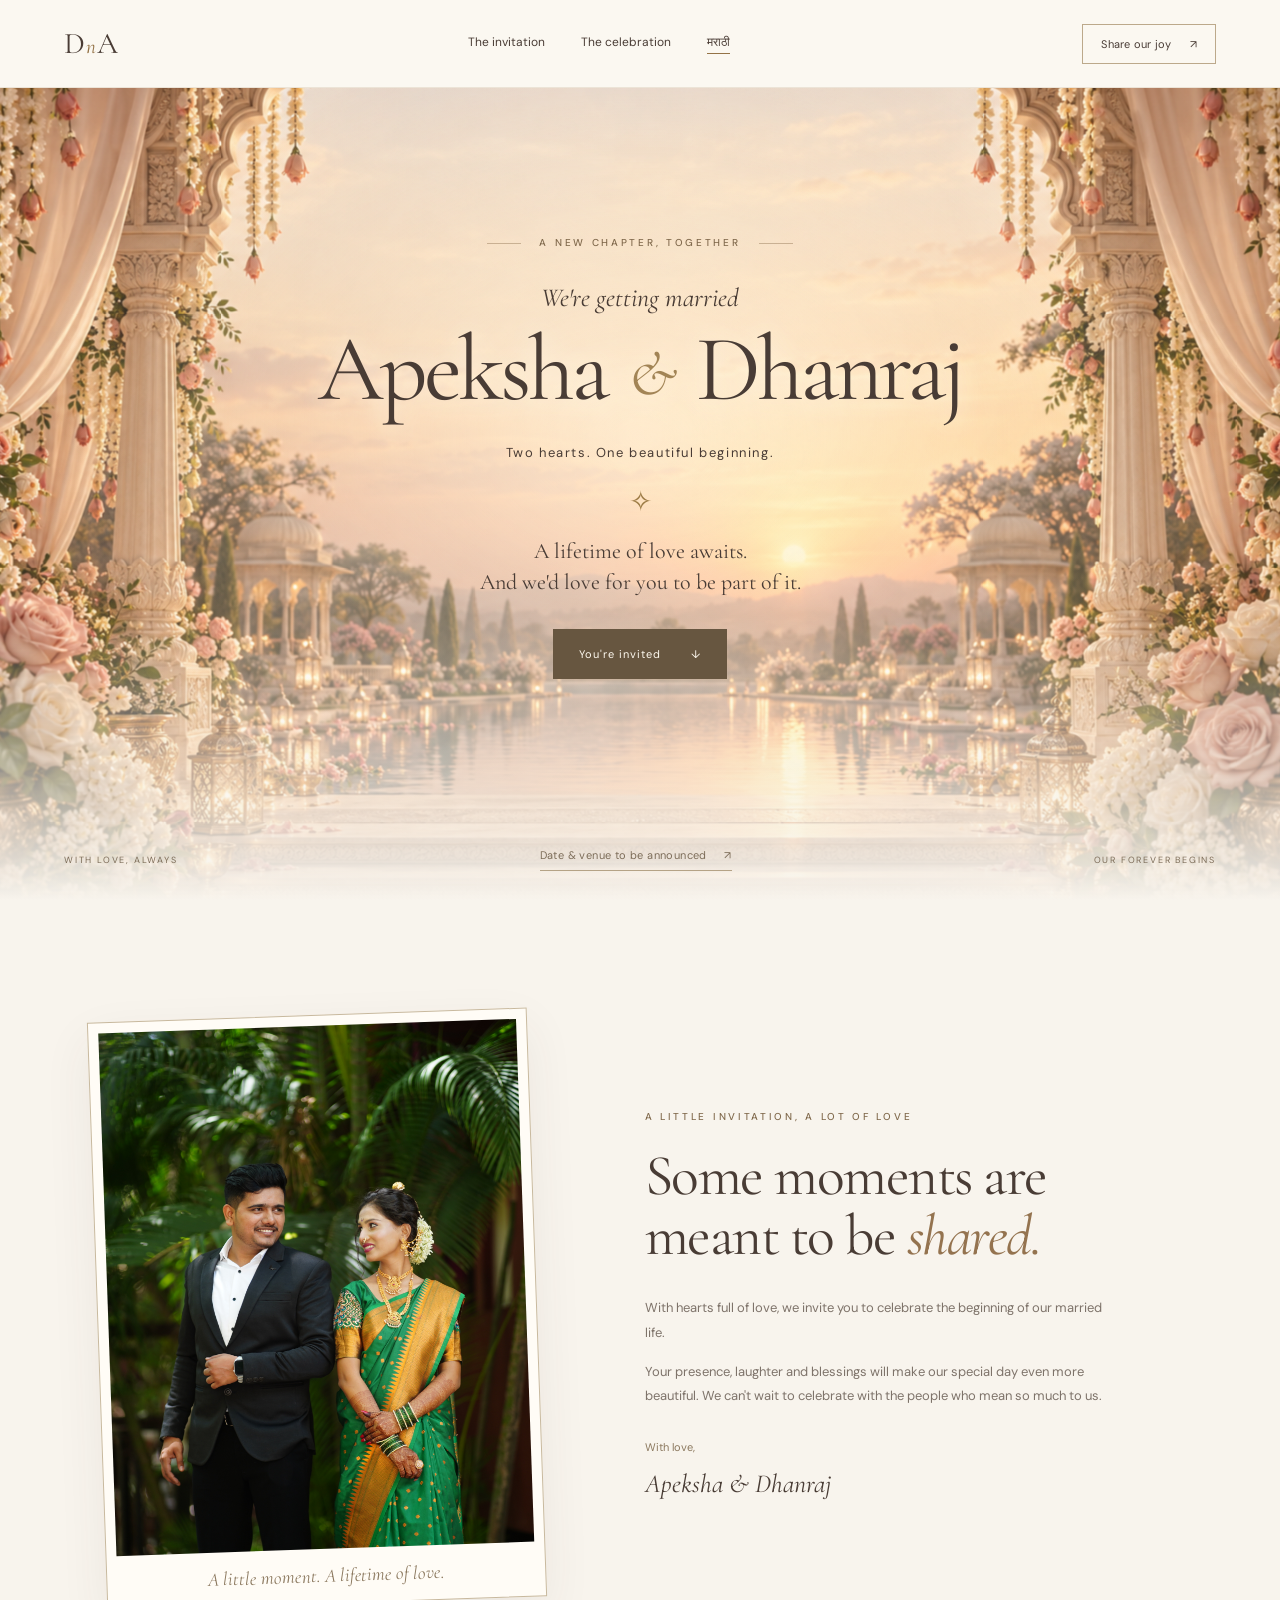
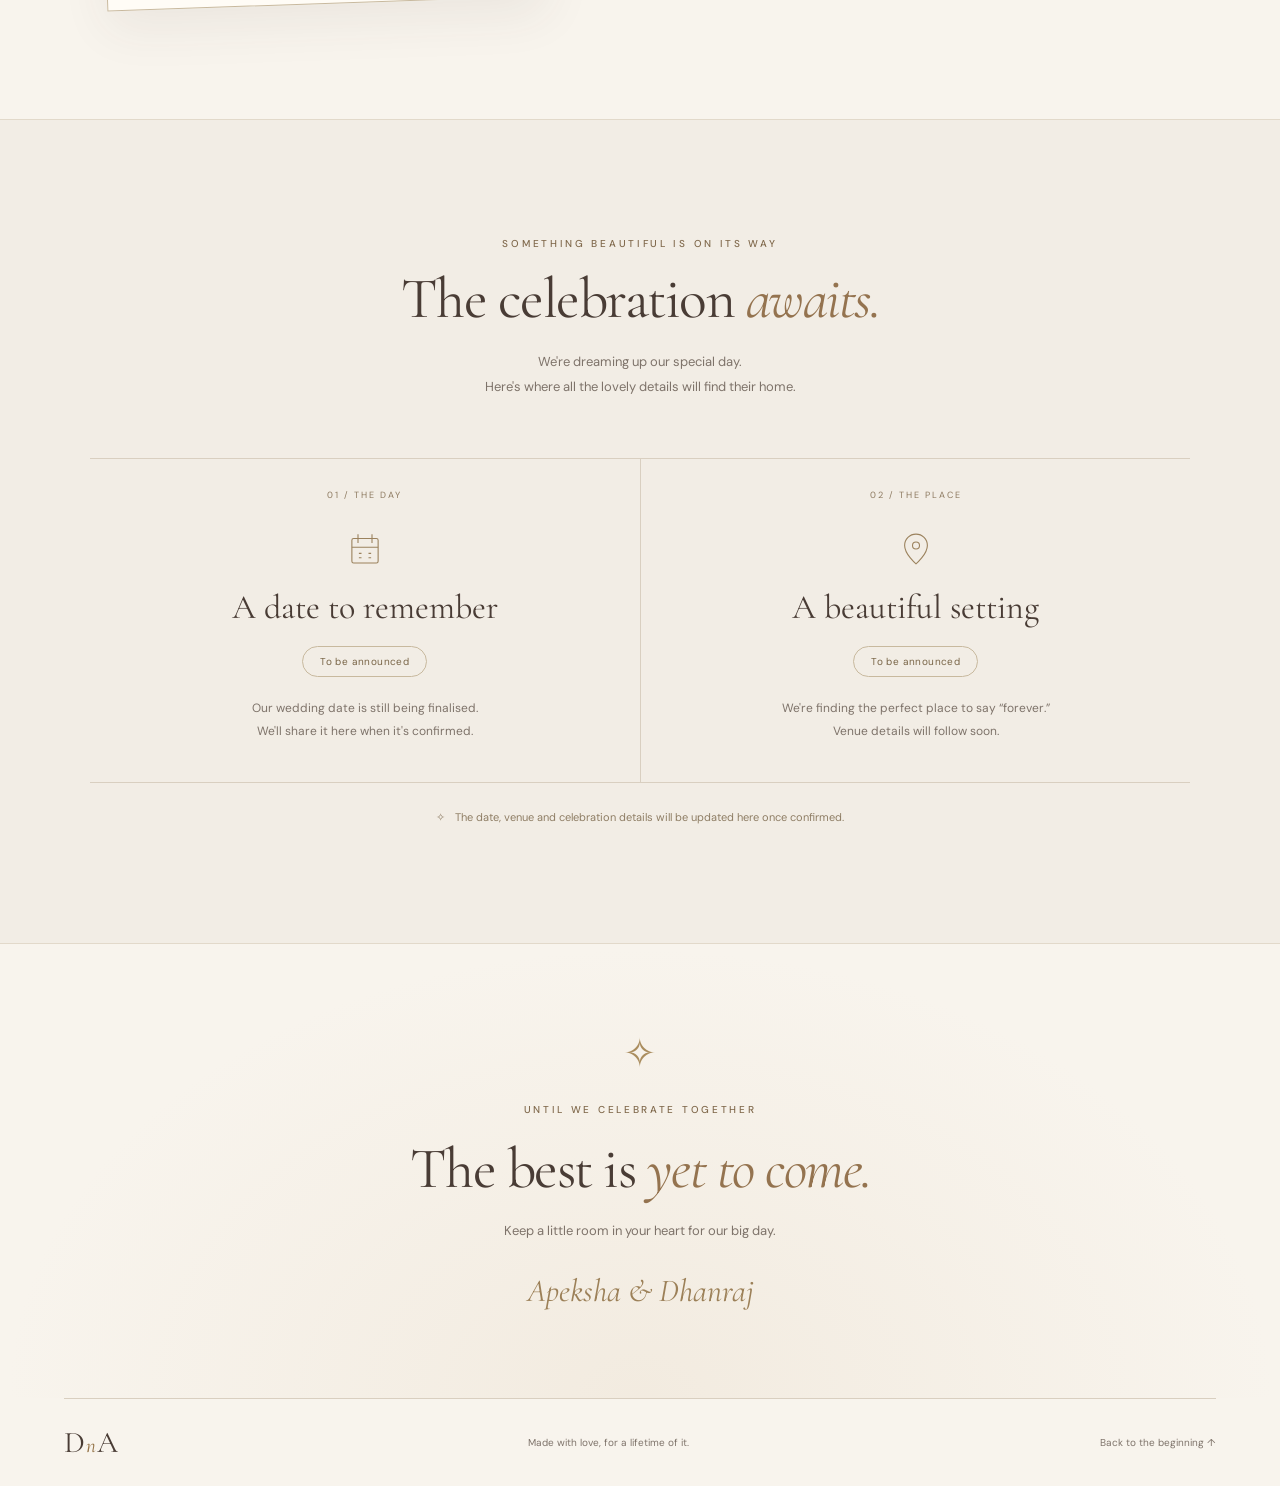
<file: index.html>
<!doctype html>
<html lang="en">
<head>
  <meta charset="UTF-8">
  <meta name="viewport" content="width=device-width, initial-scale=1">
  <meta name="theme-color" content="#f7f2e9">
  <meta name="description" content="Apeksha and Dhanraj are getting married. Join us as we begin a lifetime of togetherness. Wedding date and venue will be announced soon.">
  <title>Apeksha &amp; Dhanraj | Our forever begins</title>
  <link rel="stylesheet" href="styles.css?v=dna1">
  <script src="script.js?v=marathi1" defer></script>
</head>
<body>
  <header class="header">
    <a class="monogram" href="#home" aria-label="Apeksha and Dhanraj, home">D<span>n</span>A</a>
    <nav aria-label="Main navigation">
      <a href="#invitation">The invitation</a>
      <a href="#celebration">The celebration</a>
      <a class="language-link" href="marathi.html" lang="mr" hreflang="mr">मराठी</a>
    </nav>
    <button class="share-button" id="share" type="button">Share our joy <span aria-hidden="true">↗</span></button>
  </header>
  <main>
    <section class="hero" id="home" aria-labelledby="couple-names">
      <div class="hero-art" aria-hidden="true"></div>
      <div class="hero-wash" aria-hidden="true"></div>
      <div class="hero-copy">
        <p class="eyebrow"><span></span> A NEW CHAPTER, TOGETHER <span></span></p>
        <p class="intro">We're getting married</p>
        <h1 id="couple-names">Apeksha <em>&amp;</em> Dhanraj</h1>
        <p class="hero-message">Two hearts. One beautiful beginning.</p>
        <div class="small-ornament" aria-hidden="true">✧</div>
        <p class="hero-note">A lifetime of love awaits.<br>And we'd love for you to be part of it.</p>
        <a class="primary-button" href="#invitation">You're invited <span aria-hidden="true">↓</span></a>
      </div>
      <div class="hero-bottom">
        <span>WITH LOVE, ALWAYS</span>
        <a href="#celebration">Date &amp; venue to be announced <span aria-hidden="true">↗</span></a>
        <span>OUR FOREVER BEGINS</span>
      </div>
    </section>
    <section class="invitation section-pad" id="invitation" aria-labelledby="invitation-heading">
      <figure class="couple-photo"><img src="engagement-photo.jpg" alt="Apeksha and Dhanraj together at their engagement, surrounded by greenery" width="6000" height="4000" loading="lazy" decoding="async"><figcaption>A little moment. A lifetime of love.</figcaption></figure>
      <div class="invitation-copy">
        <p class="eyebrow">A LITTLE INVITATION, A LOT OF LOVE</p>
        <h2 id="invitation-heading">Some moments are<br>meant to be <em>shared.</em></h2>
        <p>With hearts full of love, we invite you to celebrate the beginning of our married life.</p>
        <p>Your presence, laughter and blessings will make our special day even more beautiful. We can't wait to celebrate with the people who mean so much to us.</p>
        <p class="signature">With love,<br><span>Apeksha &amp; Dhanraj</span></p>
      </div>
    </section>
    <section class="celebration section-pad" id="celebration" aria-labelledby="celebration-heading">
      <p class="eyebrow">SOMETHING BEAUTIFUL IS ON ITS WAY</p>
      <h2 id="celebration-heading">The celebration <em>awaits.</em></h2>
      <p class="section-lead">We're dreaming up our special day.<br>Here's where all the lovely details will find their home.</p>
      <div class="details">
        <article>
          <span class="detail-number">01 / THE DAY</span>
          <svg viewBox="0 0 48 48" fill="none" aria-hidden="true"><rect x="9" y="12" width="30" height="28" rx="2"/><path d="M16 7v10M32 7v10M9 22h30M17 29h3m8 0h3m-14 5h3m8 0h3"/></svg>
          <h3>A date to remember</h3>
          <span class="status">To be announced</span>
          <p>Our wedding date is still being finalised.<br>We'll share it here when it's confirmed.</p>
        </article>
        <article>
          <span class="detail-number">02 / THE PLACE</span>
          <svg viewBox="0 0 48 48" fill="none" aria-hidden="true"><path d="M37 20c0 10-13 21-13 21S11 30 11 20a13 13 0 1 1 26 0Z"/><circle cx="24" cy="20" r="4"/></svg>
          <h3>A beautiful setting</h3>
          <span class="status">To be announced</span>
          <p>We're finding the perfect place to say “forever.”<br>Venue details will follow soon.</p>
        </article>
      </div>
      <p class="details-note"><span aria-hidden="true">✧</span> The date, venue and celebration details will be updated here once confirmed.</p>
    </section>
    <section class="closing" aria-labelledby="closing-heading">
      <div aria-hidden="true" class="closing-ornament">✧</div>
      <p class="eyebrow">UNTIL WE CELEBRATE TOGETHER</p>
      <h2 id="closing-heading">The best is <em>yet to come.</em></h2>
      <p>Keep a little room in your heart for our big day.</p>
      <span class="closing-names">Apeksha &amp; Dhanraj</span>
    </section>
  </main>
  <footer><a class="monogram" href="#home" aria-label="Back to top">D<span>n</span>A</a><p>Made with love, for a lifetime of it.</p><a href="#home">Back to the beginning ↑</a></footer>
  <div id="toast" class="toast" role="status" aria-live="polite"></div>
  <dialog id="share-dialog">
    <form method="dialog"><button class="dialog-close" aria-label="Close sharing options">×</button></form>
    <p class="eyebrow">A LITTLE JOY TO SHARE</p>
    <h2>Our wedding invitation</h2>
    <p>Share a little happiness. Copy our invitation link and send it to someone you'd love to celebrate with.</p>
    <label for="share-url">Invitation link</label>
    <input id="share-url" readonly>
    <button id="copy-link" class="primary-button" type="button">Copy invitation link</button>
    <p id="copy-status" role="status"></p>
  </dialog>
</body>
</html>
</file>
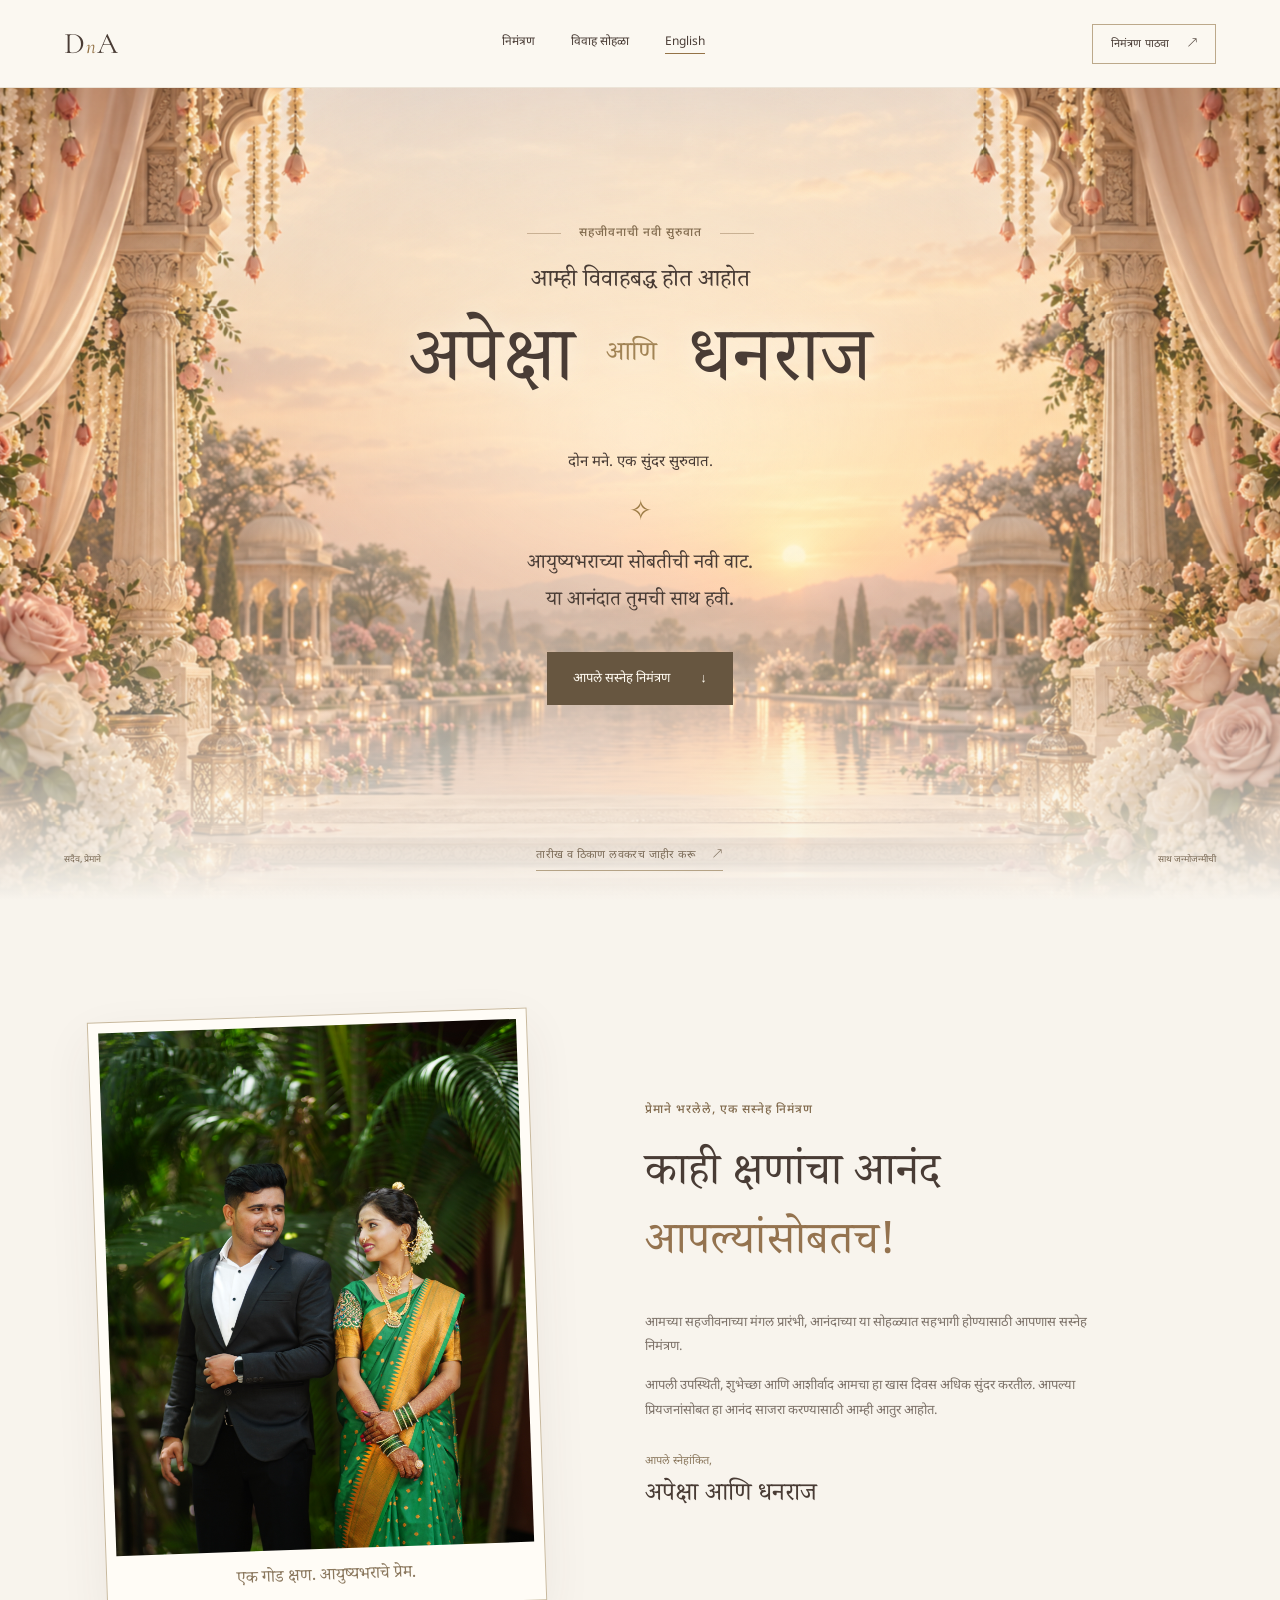
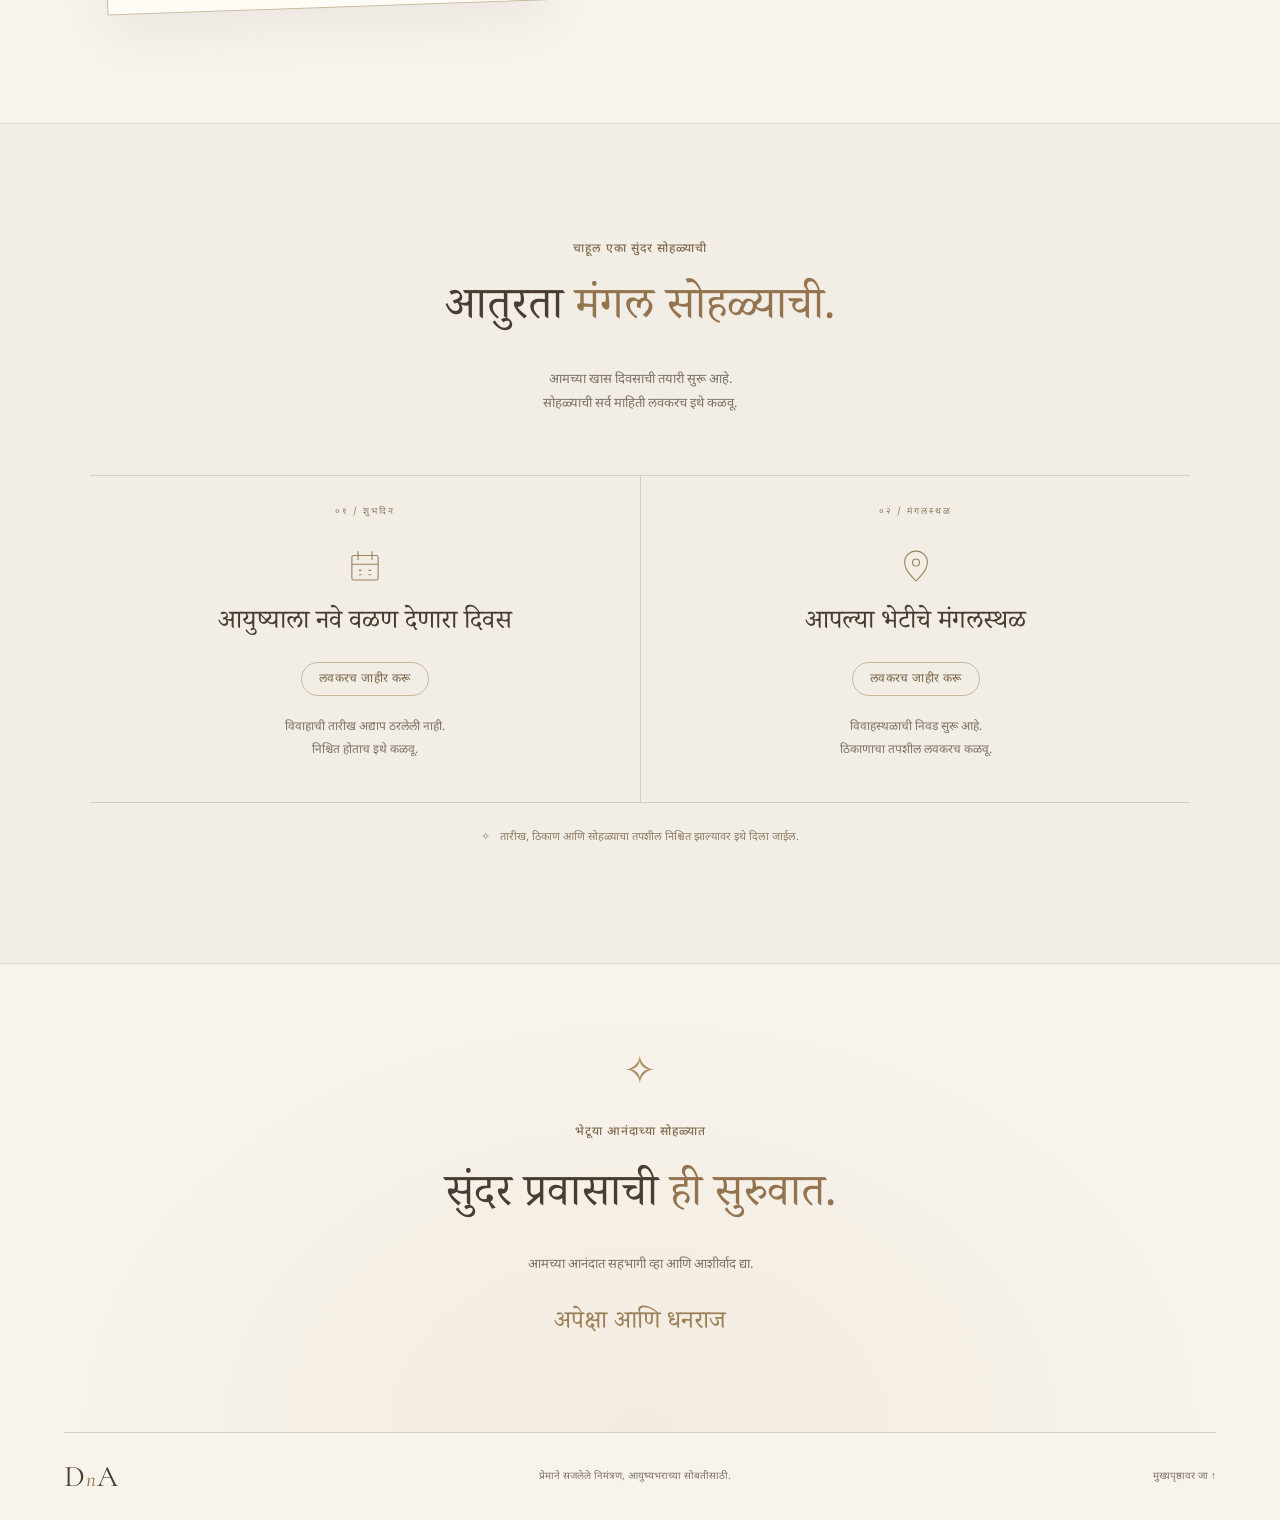
<file: marathi.html>
<!doctype html>
<html lang="mr">
<head>
  <meta charset="UTF-8">
  <meta name="viewport" content="width=device-width, initial-scale=1">
  <meta name="theme-color" content="#f7f2e9">
  <meta name="description" content="अपेक्षा आणि धनराज यांच्या विवाहाचे सस्नेह निमंत्रण. विवाहाची तारीख आणि ठिकाण लवकरच जाहीर करू.">
  <title>अपेक्षा आणि धनराज | शुभविवाह</title>
  <link rel="stylesheet" href="styles.css?v=dna1">
  <script src="script.js?v=marathi1" defer></script>
</head>
<body>
  <header class="header">
    <a class="monogram" href="#home" aria-label="अपेक्षा आणि धनराज, मुख्यपृष्ठ">D<span>n</span>A</a>
    <nav aria-label="मुख्य पर्याय">
      <a href="#invitation">निमंत्रण</a>
      <a href="#celebration">विवाह सोहळा</a>
      <a class="language-link" href="index.html" lang="en" hreflang="en">English</a>
    </nav>
    <button class="share-button" id="share" type="button">निमंत्रण पाठवा <span aria-hidden="true">↗</span></button>
  </header>
  <main>
    <section class="hero" id="home" aria-labelledby="couple-names">
      <div class="hero-art" aria-hidden="true"></div>
      <div class="hero-wash" aria-hidden="true"></div>
      <div class="hero-copy">
        <p class="eyebrow"><span></span> सहजीवनाची नवी सुरुवात <span></span></p>
        <p class="intro">आम्ही विवाहबद्ध होत आहोत</p>
        <h1 id="couple-names">अपेक्षा <em>आणि</em> धनराज</h1>
        <p class="hero-message">दोन मने. एक सुंदर सुरुवात.</p>
        <div class="small-ornament" aria-hidden="true">✧</div>
        <p class="hero-note">आयुष्यभराच्या सोबतीची नवी वाट.<br>या आनंदात तुमची साथ हवी.</p>
        <a class="primary-button" href="#invitation">आपले सस्नेह निमंत्रण <span aria-hidden="true">↓</span></a>
      </div>
      <div class="hero-bottom">
        <span>सदैव, प्रेमाने</span>
        <a href="#celebration">तारीख व ठिकाण लवकरच जाहीर करू <span aria-hidden="true">↗</span></a>
        <span>साथ जन्मोजन्मीची</span>
      </div>
    </section>
    <section class="invitation section-pad" id="invitation" aria-labelledby="invitation-heading">
      <figure class="couple-photo"><img src="engagement-photo.jpg" alt="निसर्गाच्या सान्निध्यात साखरपुड्याच्या वेळी अपेक्षा आणि धनराज" width="6000" height="4000" loading="lazy" decoding="async"><figcaption>एक गोड क्षण. आयुष्यभराचे प्रेम.</figcaption></figure>
      <div class="invitation-copy">
        <p class="eyebrow">प्रेमाने भरलेले, एक सस्नेह निमंत्रण</p>
        <h2 id="invitation-heading">काही क्षणांचा आनंद<br><em>आपल्यांसोबतच!</em></h2>
        <p>आमच्या सहजीवनाच्या मंगल प्रारंभी, आनंदाच्या या सोहळ्यात सहभागी होण्यासाठी आपणास सस्नेह निमंत्रण.</p>
        <p>आपली उपस्थिती, शुभेच्छा आणि आशीर्वाद आमचा हा खास दिवस अधिक सुंदर करतील. आपल्या प्रियजनांसोबत हा आनंद साजरा करण्यासाठी आम्ही आतुर आहोत.</p>
        <p class="signature">आपले स्नेहांकित,<br><span>अपेक्षा आणि धनराज</span></p>
      </div>
    </section>
    <section class="celebration section-pad" id="celebration" aria-labelledby="celebration-heading">
      <p class="eyebrow">चाहूल एका सुंदर सोहळ्याची</p>
      <h2 id="celebration-heading">आतुरता <em>मंगल सोहळ्याची.</em></h2>
      <p class="section-lead">आमच्या खास दिवसाची तयारी सुरू आहे.<br>सोहळ्याची सर्व माहिती लवकरच इथे कळवू.</p>
      <div class="details">
        <article>
          <span class="detail-number">०१ / शुभदिन</span>
          <svg viewBox="0 0 48 48" fill="none" aria-hidden="true"><rect x="9" y="12" width="30" height="28" rx="2"/><path d="M16 7v10M32 7v10M9 22h30M17 29h3m8 0h3m-14 5h3m8 0h3"/></svg>
          <h3>आयुष्याला नवे वळण देणारा दिवस</h3>
          <span class="status">लवकरच जाहीर करू</span>
          <p>विवाहाची तारीख अद्याप ठरलेली नाही.<br>निश्चित होताच इथे कळवू.</p>
        </article>
        <article>
          <span class="detail-number">०२ / मंगलस्थळ</span>
          <svg viewBox="0 0 48 48" fill="none" aria-hidden="true"><path d="M37 20c0 10-13 21-13 21S11 30 11 20a13 13 0 1 1 26 0Z"/><circle cx="24" cy="20" r="4"/></svg>
          <h3>आपल्या भेटीचे मंगलस्थळ</h3>
          <span class="status">लवकरच जाहीर करू</span>
          <p>विवाहस्थळाची निवड सुरू आहे.<br>ठिकाणाचा तपशील लवकरच कळवू.</p>
        </article>
      </div>
      <p class="details-note"><span aria-hidden="true">✧</span> तारीख, ठिकाण आणि सोहळ्याचा तपशील निश्चित झाल्यावर इथे दिला जाईल.</p>
    </section>
    <section class="closing" aria-labelledby="closing-heading">
      <div aria-hidden="true" class="closing-ornament">✧</div>
      <p class="eyebrow">भेटूया आनंदाच्या सोहळ्यात</p>
      <h2 id="closing-heading">सुंदर प्रवासाची <em>ही सुरुवात.</em></h2>
      <p>आमच्या आनंदात सहभागी व्हा आणि आशीर्वाद द्या.</p>
      <span class="closing-names">अपेक्षा आणि धनराज</span>
    </section>
  </main>
  <footer><a class="monogram" href="#home" aria-label="वर जा">D<span>n</span>A</a><p>प्रेमाने सजलेले निमंत्रण, आयुष्यभराच्या सोबतीसाठी.</p><a href="#home">मुख्यपृष्ठावर जा ↑</a></footer>
  <div id="toast" class="toast" role="status" aria-live="polite"></div>
  <dialog id="share-dialog">
    <form method="dialog"><button class="dialog-close" aria-label="निमंत्रण पाठवण्याचा पर्याय बंद करा">×</button></form>
    <p class="eyebrow">आनंद वाटूया आपल्यांसोबत</p>
    <h2>आमच्या विवाहाचे निमंत्रण</h2>
    <p>आमच्या निमंत्रणाची लिंक कॉपी करा आणि हा आनंद आपल्या प्रियजनांसोबत वाटा.</p>
    <label for="share-url">निमंत्रणाची लिंक</label>
    <input id="share-url" readonly>
    <button id="copy-link" class="primary-button" type="button">निमंत्रणाची लिंक कॉपी करा</button>
    <p id="copy-status" role="status"></p>
  </dialog>
</body>
</html>
</file>
<file: styles.css>
@import url('https://fonts.googleapis.com/css2?family=Noto+Sans+Devanagari:wght@400;500;600&family=Noto+Serif+Devanagari:wght@400;500;600&display=swap');
@import url('https://fonts.googleapis.com/css2?family=Cormorant+Garamond:ital,wght@0,400;0,500;0,600;1,400;1,500&family=DM+Sans:wght@400;500;600&display=swap');
:root{--paper:#f8f4ed;--ink:#493c35;--muted:#7e736a;--gold:#947347;--line:#d9cfc0;--serif:"Cormorant Garamond",Georgia,serif;--sans:"DM Sans",Arial,sans-serif}
*{box-sizing:border-box}html{scroll-behavior:smooth;scroll-padding-top:80px}body{margin:0;background:var(--paper);color:var(--ink);font-family:var(--sans);font-size:14px}a{color:inherit;text-decoration:none}button,input{font:inherit}button,a{-webkit-tap-highlight-color:transparent}a:focus-visible,button:focus-visible,input:focus-visible{outline:2px solid var(--gold);outline-offset:6px}button{cursor:pointer}h1,h2,h3,p{margin:0}h1,h2,h3{font-family:var(--serif);font-weight:400}h2{font-size:clamp(40px,4.5vw,66px);line-height:1.04;letter-spacing:-1.5px}h2 em{font-weight:400;color:#94734f}.header{height:88px;padding:0 5%;display:flex;align-items:center;justify-content:space-between;border-bottom:1px solid #d5c5ae66;background:#fbf8f1}.monogram{font-family:"Cormorant Garamond",Georgia,serif;font-size:30px;letter-spacing:-2px;white-space:nowrap}.monogram span{font-size:21px;padding:0 3px;color:var(--gold);font-style:italic}.header nav{display:flex;gap:36px;font-size:12px}.header nav a:hover,footer>a:last-child:hover{color:var(--gold)}.share-button{border:1px solid #bca98b;background:transparent;color:var(--ink);padding:12px 18px;font-size:11px;letter-spacing:.25px}.share-button span{margin-left:15px}.hero{min-height:720px;height:calc(100svh - 88px);max-height:1050px;position:relative;isolation:isolate;overflow:hidden;display:flex;align-items:center;justify-content:center;text-align:center}.hero-art{position:absolute;inset:-18px;background:#e9dfcc url("wedding-garden.png") center 53%/cover no-repeat;z-index:-3;transform:translate3d(var(--move-x,0px),var(--move-y,0px),0) scale(1.025);transition:transform 1.2s ease-out;will-change:transform}.hero-wash{position:absolute;inset:0;background:linear-gradient(180deg,#fff9e916 0%,#fff8e120 65%,#f8f4ed 100%),radial-gradient(ellipse at 50% 43%,#fff8e8a8 0%,#fff6e03b 40%,transparent 67%);z-index:-2}.hero-copy{position:relative;padding:20px 24px 95px;animation:arrive 1.6s both}.eyebrow{font-size:10px;letter-spacing:2.7px;font-weight:500;line-height:1.8;color:#816a4d}.hero .eyebrow{display:flex;align-items:center;justify-content:center;gap:18px}.hero .eyebrow span{width:34px;height:1px;background:#9c805f80}.intro{font-family:var(--serif);font-size:26px;font-style:italic;margin:30px 0 8px}.hero h1{font-size:clamp(66px,7.3vw,112px);line-height:1.05;letter-spacing:-4px;text-shadow:0 2px 25px #fff7e9}.hero h1 em{display:inline-block;font-size:.68em;color:#a28455;margin:0 5px;font-weight:400;vertical-align:8%}.hero-message{font-size:13px;letter-spacing:1.6px;margin-top:25px}.small-ornament{font-size:28px;color:#9c7b45;margin:22px 0 16px}.hero-note{font-family:var(--serif);font-size:22px;line-height:1.4}.primary-button{display:inline-flex;align-items:center;justify-content:center;gap:30px;background:#675640;color:#fffaf0;padding:17px 25px;margin-top:31px;border:1px solid #675640;font-size:11px;letter-spacing:1px;transition:background .2s,transform .2s}.primary-button:hover{background:#4d402f;transform:translateY(-2px)}.hero-bottom{position:absolute;bottom:29px;left:5%;right:5%;display:flex;align-items:center;justify-content:space-between;font-size:9px;letter-spacing:1.8px;color:#7c6c58}.hero-bottom>a{letter-spacing:.4px;font-size:11px;border-bottom:1px solid #b5a386;padding-bottom:8px}.hero-bottom>a span{margin-left:14px}.section-pad{padding:115px max(7%,calc((100vw - 1160px)/2))}.invitation{display:grid;grid-template-columns:1fr 1.2fr;gap:100px;align-items:center}.invitation-side{border:1px solid #b6a27c70;border-radius:200px 200px 4px 4px;position:relative;min-height:385px;max-width:360px;width:100%;display:flex;align-items:center;justify-content:center;font-family:var(--serif);font-size:130px;color:#a38455;background:radial-gradient(ellipse,#e9dfcd77,transparent 70%);box-shadow:inset 0 0 0 10px var(--paper),inset 0 0 0 11px #b6a27c40;transform:rotate(-4deg)}.invitation-side i{font-size:70px;margin:35px -7px 0;color:#c1a887}.invitation-side span:last-child{margin-top:85px}.invitation-copy h2{margin:21px 0 29px}.invitation-copy>p:not(.eyebrow):not(.signature){max-width:470px;font-size:13px;line-height:1.9;color:var(--muted);margin-top:14px}.signature{margin-top:27px;color:#8b785e;font-size:11px;line-height:2}.signature span{font-family:var(--serif);font-size:26px;font-style:italic;color:var(--ink)}.celebration{text-align:center;background:#eee8dd80;border-top:1px solid #e2d9ca;border-bottom:1px solid #e2d9ca}.celebration h2{margin:17px 0 21px}.section-lead{font-size:13px;line-height:1.9;color:var(--muted)}.details{display:grid;grid-template-columns:1fr 1fr;margin-top:58px;border-top:1px solid var(--line);border-bottom:1px solid var(--line)}.details article{padding:30px 20px 40px}.details article+article{border-left:1px solid var(--line)}.detail-number{display:block;font-size:9px;letter-spacing:2px;color:#8d7a60}.details svg{display:block;width:42px;height:42px;stroke:#9b825d;stroke-width:1.25;margin:27px auto 17px}.details h3{font-size:34px}.status{display:inline-block;border:1px solid #c8b99e;border-radius:30px;padding:8px 17px;margin:18px 0 20px;font-size:10px;letter-spacing:.4px;color:#786446}.details article p{font-size:12px;line-height:1.9;color:var(--muted)}.details-note{font-size:11px;line-height:1.8;color:#8e7d64;margin-top:25px}.details-note span{margin-right:7px}.closing{padding:83px 24px 88px;text-align:center;background:radial-gradient(ellipse at 50% 100%,#e7d9c555,transparent 70%)}.closing-ornament{font-size:40px;color:#aa8d5e;margin-bottom:22px}.closing h2{margin:21px 0 22px}.closing>p:not(.eyebrow){color:var(--muted);font-size:13px}.closing-names{display:block;font-family:var(--serif);font-size:32px;font-style:italic;color:#9c8058;margin-top:32px}footer{margin:0 5%;padding:25px 0;border-top:1px solid var(--line);display:flex;align-items:center;justify-content:space-between}footer p,footer>a:last-child{font-size:10px;color:var(--muted)}.toast{position:fixed;bottom:25px;left:50%;transform:translate(-50%,20px);opacity:0;pointer-events:none;padding:14px 22px;background:var(--ink);color:var(--paper);transition:.3s;z-index:5}.toast.visible{opacity:1;transform:translate(-50%,0)}dialog{width:calc(100% - 40px);max-width:480px;border:1px solid var(--line);padding:45px 35px;background:var(--paper);color:var(--ink);box-shadow:0 25px 100px #241b2833}dialog::backdrop{background:#31282188;backdrop-filter:blur(5px)}dialog h2{font-size:36px;margin:15px 0}dialog p:not(.eyebrow){font-size:12px;line-height:1.8;color:var(--muted)}dialog label{display:block;margin:25px 0 8px;font-size:11px}dialog input{padding:12px;width:100%;border:1px solid var(--line);background:#fffaf3;color:var(--ink);font-size:12px}dialog .primary-button{margin:15px 0}.dialog-close{position:absolute;top:10px;right:14px;font-size:26px;background:none;border:0;color:var(--ink)}@keyframes arrive{from{opacity:0;transform:translateY(16px)}to{opacity:1;transform:translateY(0)}}@media(min-width:1600px){.hero h1{font-size:120px}}
@media(max-width:800px){.header{height:74px;padding:0 6%}.header nav{gap:18px;font-size:10px}.share-button{padding:10px;font-size:10px}.share-button span{margin-left:5px}.hero{min-height:710px;height:calc(100svh - 74px)}.hero-art{background-position:50% 50%}.hero-copy{padding-bottom:80px}.hero h1{font-size:75px;letter-spacing:-2.5px;max-width:420px}.hero h1 em{display:block;font-size:42px;line-height:1.05;margin:5px 0}.hero .eyebrow{font-size:9px;letter-spacing:2px}.intro{font-size:23px;margin-top:25px}.hero-message{font-size:11px;letter-spacing:1px;margin-top:20px}.small-ornament{margin:17px 0 10px}.hero-note{font-size:20px}.hero-bottom{justify-content:center}.hero-bottom>span{display:none}.section-pad{padding:75px 8%}.invitation{gap:42px;grid-template-columns:.8fr 1.2fr}.invitation-side{font-size:85px;min-height:290px}.invitation-side i{font-size:45px}.invitation-copy h2{font-size:42px}.details h3{font-size:29px}}
@media(max-width:540px){.header nav a:first-child{display:none}.header nav{margin-left:auto;margin-right:20px}.share-button{font-size:0;border:0;padding:10px}.share-button span{font-size:22px;margin:0}.hero{min-height:745px;max-height:900px}.hero-copy{padding:10px 18px 75px}.hero h1{font-size:78px}.hero-art{background-position:center;background-size:auto 100%}.hero-wash{background:radial-gradient(ellipse at center,#fff8e8c9 10%,#fff6e066 55%,transparent 90%),linear-gradient(0deg,var(--paper),transparent 30%)}.hero .eyebrow span{width:18px}.hero .eyebrow{gap:9px;font-size:8px;letter-spacing:2px}.intro{margin-top:26px}.invitation{grid-template-columns:1fr;text-align:center;gap:40px}.invitation-side{min-height:230px;max-width:210px;margin:auto;font-size:85px}.invitation-side span:last-child{margin-top:55px}.invitation-copy h2{font-size:45px}.invitation-copy>p:not(.eyebrow):not(.signature){margin-left:auto;margin-right:auto}.details{grid-template-columns:1fr;margin-top:35px}.details article+article{border-left:0;border-top:1px solid var(--line)}.details article{padding:27px 0 35px}.details-note{font-size:10px}.celebration h2,.closing h2{font-size:44px}.closing{padding:65px 7%}footer{flex-wrap:wrap;gap:20px;justify-content:center;text-align:center}footer .monogram{display:none}footer>a:last-child{width:100%}}
@media(prefers-reduced-motion:reduce){html{scroll-behavior:auto}*,*::before,*::after{animation:none!important;transition:none!important}.hero-art{transform:none;will-change:auto}}


.couple-photo{margin:0;width:100%;max-width:440px;justify-self:center;padding:10px;border:1px solid #c8b99e;background:#fffcf6;box-shadow:0 18px 50px #493c3512;transform:rotate(-2deg)}.couple-photo img{display:block;width:100%;height:auto;aspect-ratio:4/5;object-fit:cover;object-position:50% 50%}.couple-photo figcaption{font-family:var(--serif);font-style:italic;font-size:19px;text-align:center;padding:15px 4px 6px;color:#8b785e}@media(max-width:800px){.invitation{gap:40px;grid-template-columns:1fr 1.1fr}}@media(max-width:640px){.invitation{grid-template-columns:1fr;text-align:center}.couple-photo{max-width:420px}.invitation-copy>p{margin-left:auto;margin-right:auto}}

.language-link{border-bottom:1px solid var(--gold);padding-bottom:3px;white-space:nowrap}html[lang="mr"]{--serif:"Noto Serif Devanagari",serif;--sans:"Noto Sans Devanagari",sans-serif}html[lang="mr"] h1,html[lang="mr"] h2,html[lang="mr"] h3{letter-spacing:0;line-height:1.55}html[lang="mr"] em,html[lang="mr"] .intro,html[lang="mr"] .signature span,html[lang="mr"] .closing-names,html[lang="mr"] .couple-photo figcaption{font-style:normal}html[lang="mr"] .eyebrow{letter-spacing:1px;font-size:12px}html[lang="mr"] .hero h1{font-size:clamp(48px,6vw,88px)}html[lang="mr"] .hero h1 em{font-size:.35em;vertical-align:middle;margin:0 12px}html[lang="mr"] .hero-copy{padding-top:35px}html[lang="mr"] .hero-note{font-size:20px;line-height:1.85}html[lang="mr"] .hero-message{letter-spacing:0;font-size:15px}html[lang="mr"] .intro{font-size:24px;margin-top:20px}html[lang="mr"] h2{font-size:clamp(30px,3.5vw,49px)}html[lang="mr"] .details h3{font-size:26px}html[lang="mr"] .signature span,html[lang="mr"] .closing-names{font-size:25px}html[lang="mr"] .couple-photo figcaption{font-size:17px}html[lang="mr"] .primary-button{font-size:13px;letter-spacing:0}html[lang="mr"] .hero-bottom{letter-spacing:0}html[lang="mr"] .status{font-size:12px}html[lang="mr"] dialog h2{font-size:28px}@media(max-width:800px){html[lang="mr"] .hero h1{font-size:58px}html[lang="mr"] .hero h1 em{font-size:23px;line-height:1.5;margin:0}html[lang="mr"] .hero{min-height:790px}html[lang="mr"] .hero-copy{padding-bottom:75px}}@media(max-width:540px){.header nav{gap:16px;margin-right:10px}.header nav .language-link{display:inline-block}html[lang="mr"] .hero h1{font-size:54px}html[lang="mr"] .hero .eyebrow{font-size:10px;letter-spacing:0}html[lang="mr"] .intro{font-size:20px}html[lang="mr"] .hero-note{font-size:18px}html[lang="mr"] .header nav{font-size:11px}html[lang="mr"] .hero-bottom>a{font-size:11px}html[lang="mr"] .invitation-copy h2{font-size:32px}html[lang="mr"] .details h3{font-size:24px}}
</file>
